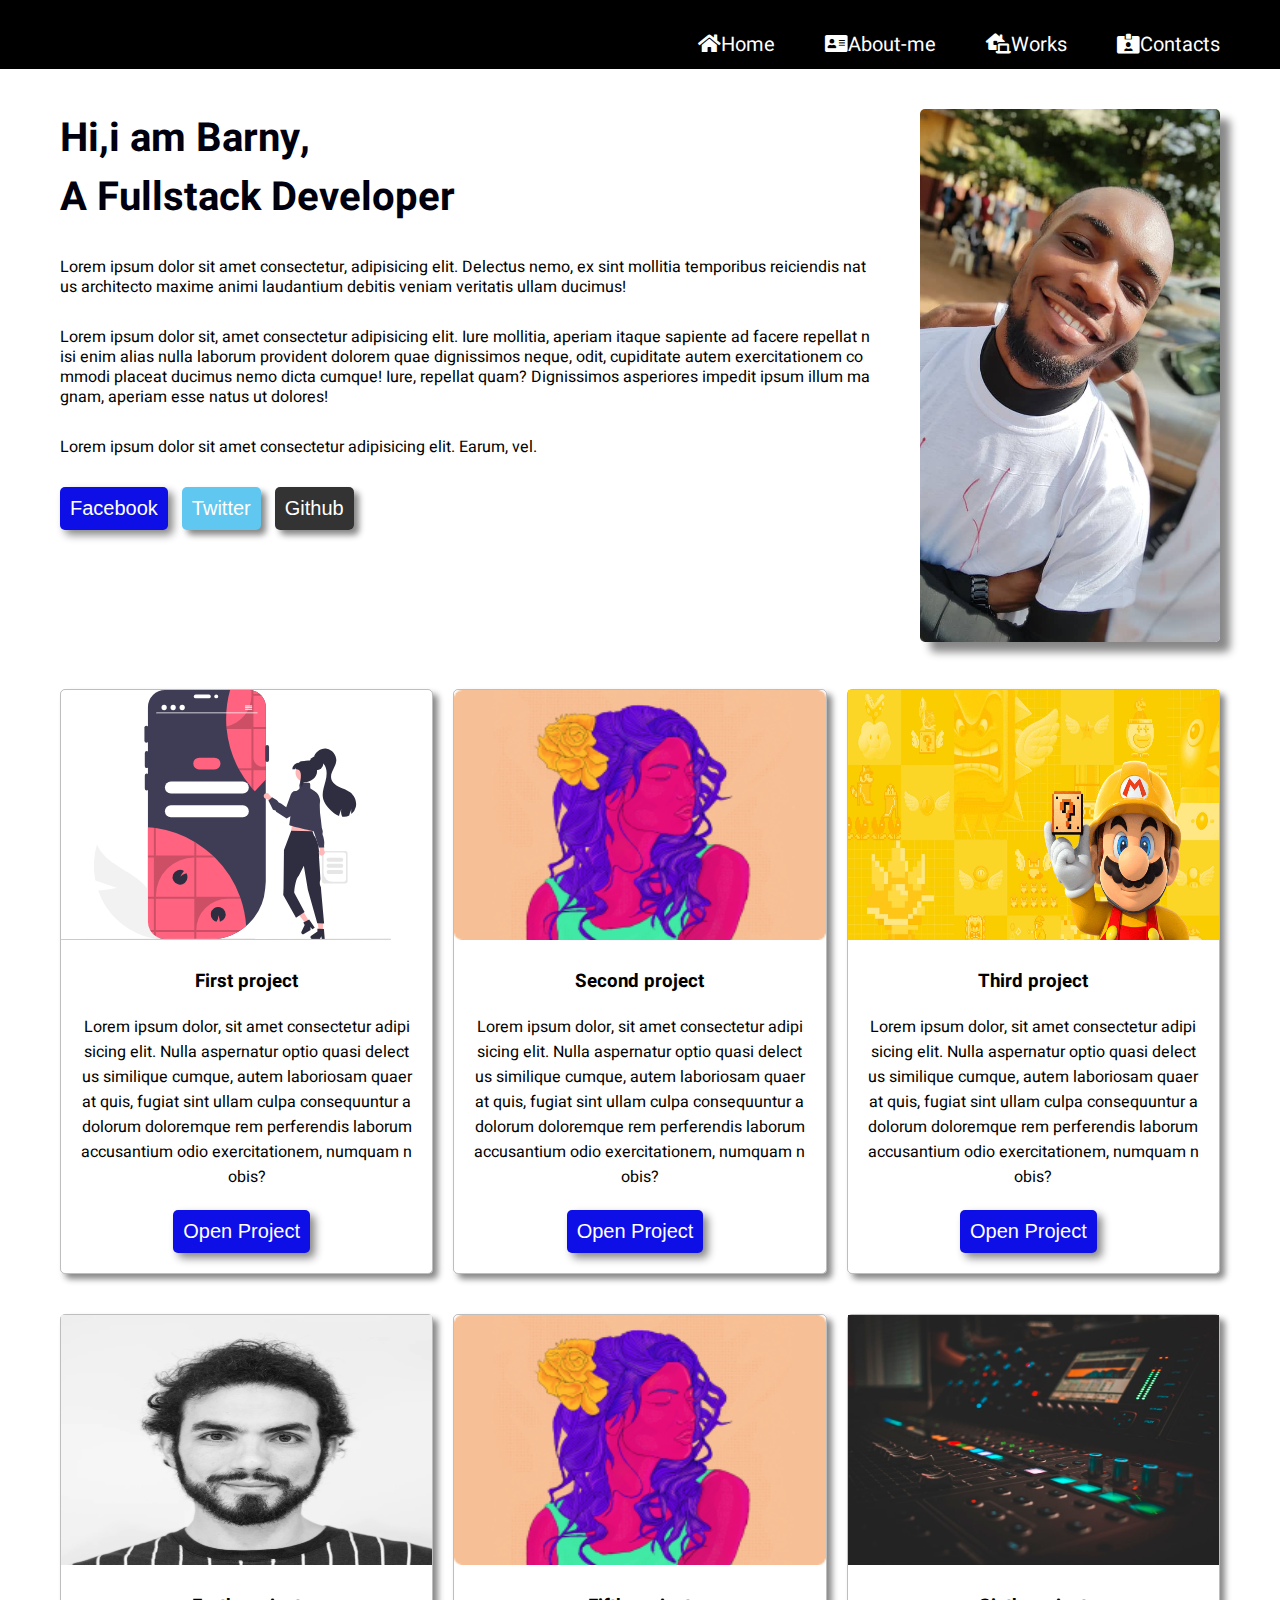
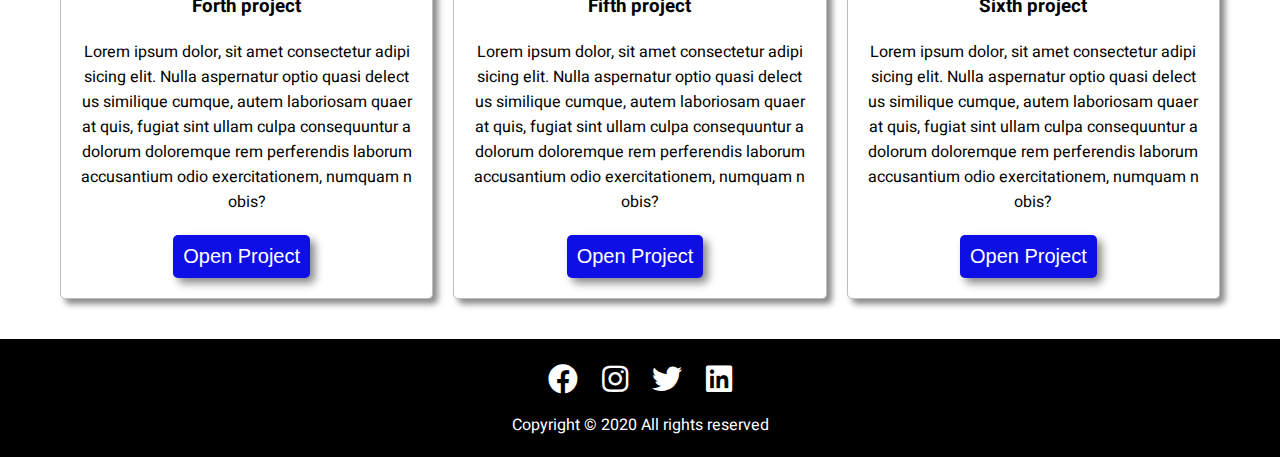
<file: portfolio.a/index.html>
<!DOCTYPE html>
<html lang="en">
  <head>
    <meta charset="UTF-8" />
    <meta http-equiv="X-UA-Compatible" content="IE=edge" />
    <meta name="viewport" content="width=device-width, initial-scale=1.0" />
    <link rel="stylesheet" href="./css/all.css" />
    <link rel="stylesheet" href="style.css" />
    <title>Document</title>
  </head>
  <body>
    <div class="main_container">
      <nav class="nav_bar">
        <ul>
          <li>
            <a href=""><i class="fas fa-home"></i>Home</a>
          </li>
          <li>
            <a href=""><i class="fas fa-address-card"></i>About-me</a>
          </li>
          <li>
            <a href=""><i class="fas fa-laptop-house"></i>Works</a>
          </li>
          <li>
            <a href="contact.html"
              ><i class="fas fa-id-card-alt"></i>Contacts</a
            >
          </li>
        </ul>
      </nav>
      <div class="header_section">
        <div class="header_contents">
          <h1 class="job_name">
            Hi,i am Barny,<br />
            A Fullstack Developer
          </h1>
          <div class="header_writeups">
            <div class="header_writeup1">
              <p>
                Lorem ipsum dolor sit amet consectetur, adipisicing elit.
                Delectus nemo, ex sint mollitia temporibus reiciendis natus
                architecto maxime animi laudantium debitis veniam veritatis
                ullam ducimus!
              </p>
            </div>
            <div class="header_writeup2">
              <p>
                Lorem ipsum dolor sit, amet consectetur adipisicing elit. Iure
                mollitia, aperiam itaque sapiente ad facere repellat nisi enim
                alias nulla laborum provident dolorem quae dignissimos neque,
                odit, cupiditate autem exercitationem commodi placeat ducimus
                nemo dicta cumque! Iure, repellat quam? Dignissimos asperiores
                impedit ipsum illum magnam, aperiam esse natus ut dolores!
              </p>
            </div>
            <div class="header_writeup3">
              <p>
                Lorem ipsum dolor sit amet consectetur adipisicing elit. Earum,
                vel.
              </p>
            </div>
          </div>
          <div class="header_button">
            <button class="btn1">Facebook</button>
            <button class="btn2">Twitter</button>
            <button class="btn3">Github</button>
          </div>
        </div>
        <div class="header_img">
          <img class="image1" src="./image/barny.jpg" alt="Profile picture" />
        </div>
      </div>
      <section class="section_maincontent">
        <div class="sectioncontent">
          <div class="sectioncontent_1">
            <img class="person" src="./image/mobileTesting.svg" alt="" />
            <div class="Contents">
              <h3>First project</h3>
              <p>
                Lorem ipsum dolor, sit amet consectetur adipisicing elit. Nulla
                aspernatur optio quasi delectus similique cumque, autem
                laboriosam quaerat quis, fugiat sint ullam culpa consequuntur a
                dolorum doloremque rem perferendis laborum accusantium odio
                exercitationem, numquam nobis?
              </p>
              <button>Open Project</button>
            </div>
          </div>
          <div class="sectioncontent_2">
            <img class="rectangle" src="./image/Rectangle 32.png" alt="" />
            <div class="Contents">
              <h3>Second project</h3>
              <p>
                Lorem ipsum dolor, sit amet consectetur adipisicing elit. Nulla
                aspernatur optio quasi delectus similique cumque, autem
                laboriosam quaerat quis, fugiat sint ullam culpa consequuntur a
                dolorum doloremque rem perferendis laborum accusantium odio
                exercitationem, numquam nobis? 
              </p>
              <button>Open Project</button>
            </div>
          </div>
          <div class="sectioncontent_3">
            <img class="banner" src="./image/banner.png" alt="" />
            <div class="Contents">
              <h3>Third project</h3>
              <p>
                Lorem ipsum dolor, sit amet consectetur adipisicing elit. Nulla
                aspernatur optio quasi delectus similique cumque, autem
                laboriosam quaerat quis, fugiat sint ullam culpa consequuntur a
                dolorum doloremque rem perferendis laborum accusantium odio
                exercitationem, numquam nobis?
              </p>
              <button>Open Project</button>
            </div>
          </div>
        </div>
        <div class="sectioncontent">
          <div class="sectioncontent_1">
            <img class="persons" src="./image/person.jpg" alt="" />
            <div class="Contents">
              <h3>Forth project</h3>
              <p>
                Lorem ipsum dolor, sit amet consectetur adipisicing elit. Nulla
                aspernatur optio quasi delectus similique cumque, autem
                laboriosam quaerat quis, fugiat sint ullam culpa consequuntur a
                dolorum doloremque rem perferendis laborum accusantium odio
                exercitationem, numquam nobis?
              </p>
              <button>Open Project</button>
            </div>
          </div>
          <div class="sectioncontent_2">
            <img class="rectangle" src="./image/Rectangle 32.png" alt="" />
            <div class="Contents">
              <h3>Fifth project</h3>
              <p>
                Lorem ipsum dolor, sit amet consectetur adipisicing elit. Nulla
                aspernatur optio quasi delectus similique cumque, autem
                laboriosam quaerat quis, fugiat sint ullam culpa consequuntur a
                dolorum doloremque rem perferendis laborum accusantium odio
                exercitationem, numquam nobis?
              </p>
              <button>Open Project</button>
            </div>
          </div>
          <div class="sectioncontent_3">
            <img class="banner" src="./image/ft.jpg" alt="" />
            <div class="Contents">
              <h3>Sixth project</h3>
              <p>
                Lorem ipsum dolor, sit amet consectetur adipisicing elit. Nulla
                aspernatur optio quasi delectus similique cumque, autem
                laboriosam quaerat quis, fugiat sint ullam culpa consequuntur a
                dolorum doloremque rem perferendis laborum accusantium odio
                exercitationem, numquam nobis?
              </p>
              <button>Open Project</button>
            </div>
          </div>
        </div>
      </section>
      <footer>
        <span><i class="fab fa-facebook"></i></span>
        <span><i class="fab fa-instagram"></i></span>
        <span><i class="fab fa-twitter"></i></span>
        <span><i class="fab fa-linkedin"></i></span>
        <p>Copyright &copy; 2020 All rights reserved</p>
      </footer>
    </div>
  </body>
</html>
</file>
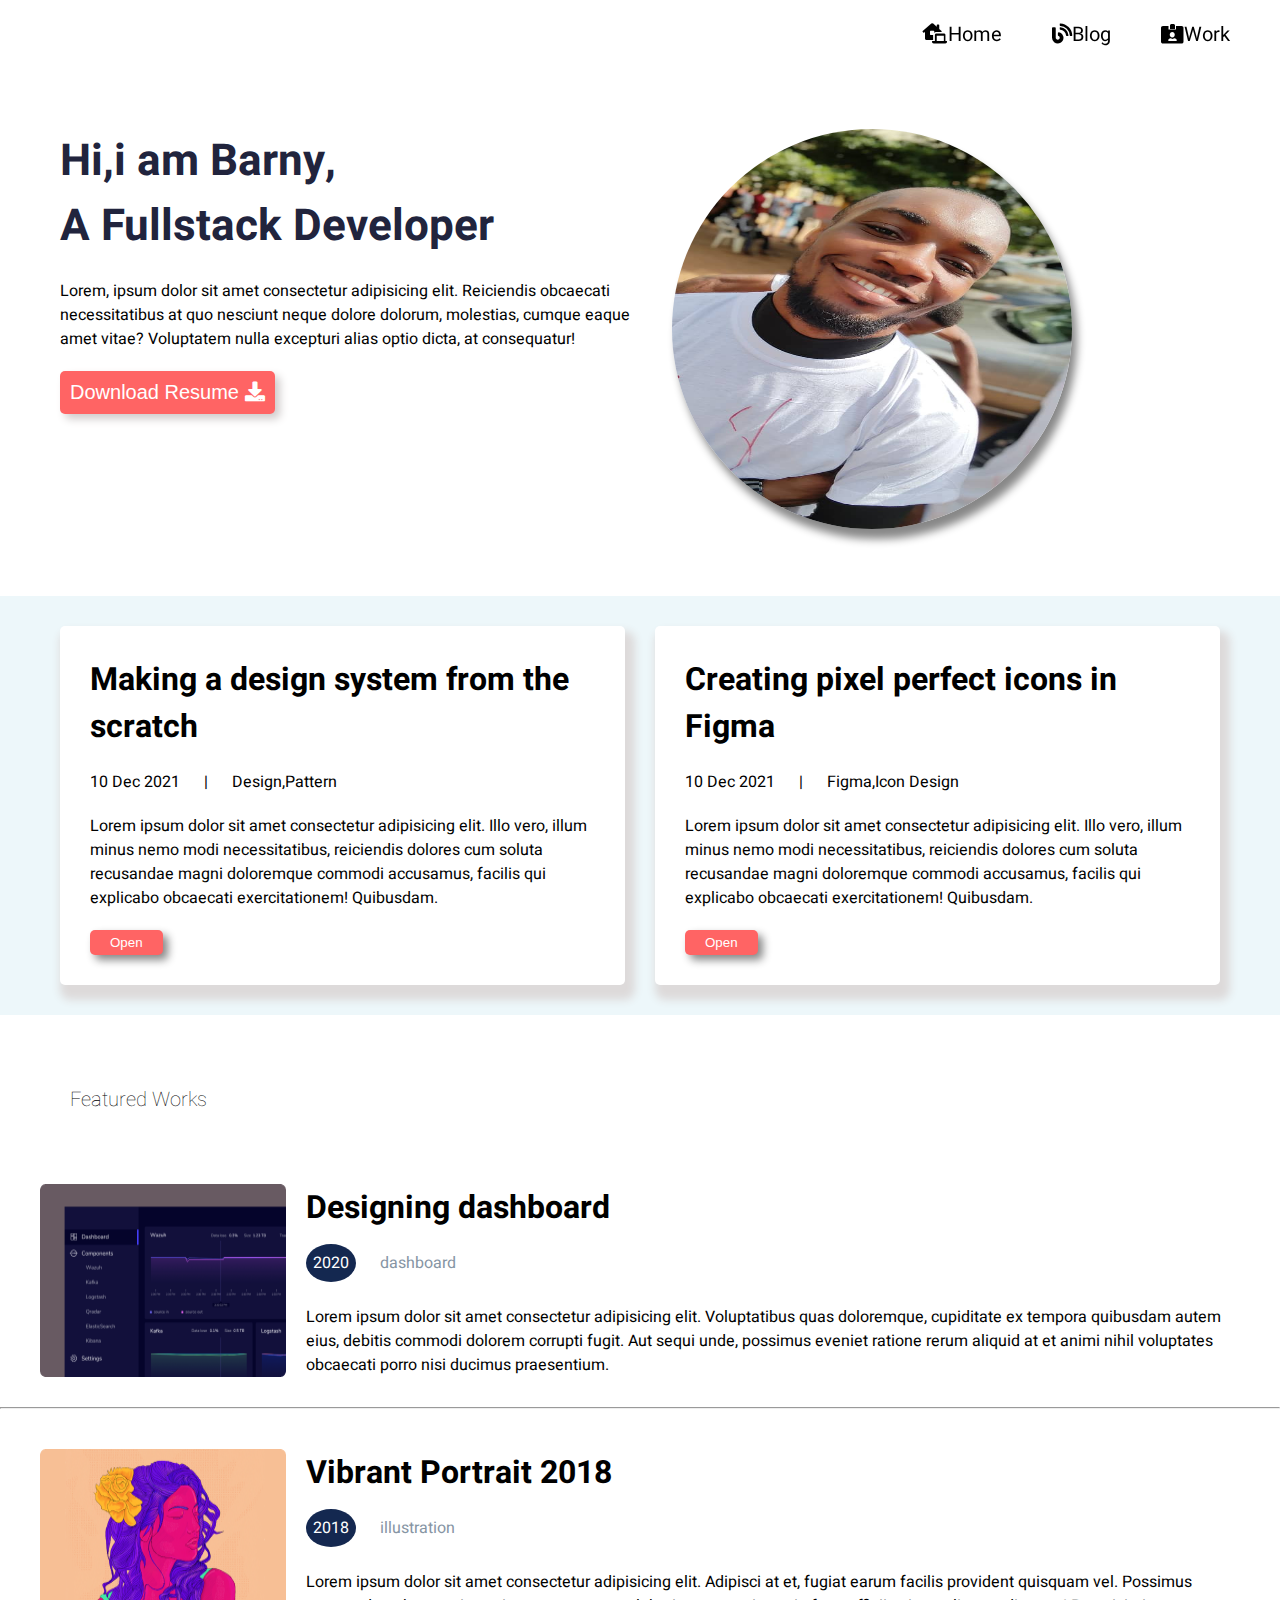
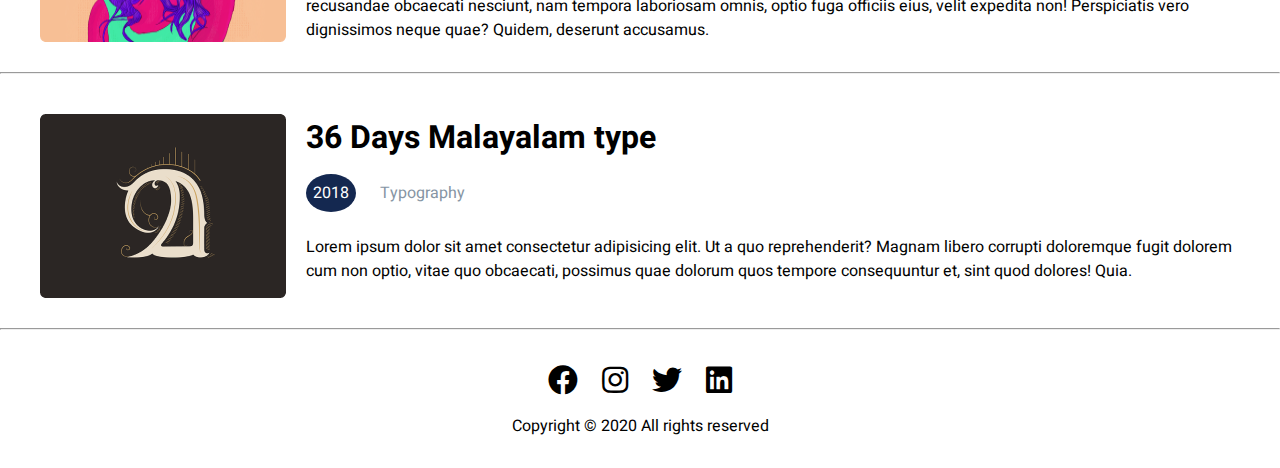
<file: portfolor web b/index.html>
<!DOCTYPE html>
<html lang="en">
  <head>
    <meta charset="UTF-8" />
    <meta http-equiv="X-UA-Compatible" content="IE=edge" />
    <meta name="viewport" content="width=device-width, initial-scale=1.0" />
    <link rel="stylesheet" href="style.css" />
    <link rel="stylesheet" href="./css/all.css" />
    <title>Portfolio</title>
  </head>
  <body>
     <div class="mainbody">
        <nav class="header_Nav">
            <ul>
              <li>
                <a href="#"></i><i class="fas fa-laptop-house"></i>Home</a>
              </li>
              <li><a href="blog.html"><i class="fas fa-blog"></i>Blog</a></li>
              <li><a href="work.html"> <i class="fas fa-id-card-alt"></i>Work</a></li>
            </ul>
          </nav>
      <header>
        <div class="header_section">
           <!-- <h1 class="typing"> Welcome to my portfolio</h1> -->
          <div class="main_head">
            <div class="Main_head_content">
              <h1>
                Hi,i am Barny,<br />
                A Fullstack Developer
              </h1>
              <p>
                Lorem, ipsum dolor sit amet consectetur adipisicing elit.
                Reiciendis obcaecati necessitatibus at quo nesciunt neque dolore
                dolorum, molestias, cumque eaque amet vitae? Voluptatem nulla
                excepturi alias optio dicta, at consequatur!
              </p>
              <button>Download Resume <i class="fas fa-download"></i> </button>
            </div>
            <div class="Main_head_img">
              <img  src="./image/barny.jpg" alt="barny">
            </div>
          </div>
        </div>
      </header>
      <section>
        <div class="hero_container">
          <div class="her_container_">
             <div class="hero_container1">
              <h1>
                Making a design system from the <br />
                scratch
              </h1>
              <p class="date">
                10 Dec 2021 <span> | </span> <span>Design,Pattern</span>
              </p>
              <p>
                Lorem ipsum dolor sit amet consectetur adipisicing elit. Illo vero,
                illum minus nemo modi necessitatibus, reiciendis dolores cum soluta
                recusandae magni doloremque commodi accusamus, facilis qui explicabo
                obcaecati exercitationem! Quibusdam.
              </p>
              <button class="btn2" >Open</button>
            </div>
            <div class="hero_container2">
              <h1>
                Creating pixel perfect icons in <br />
                Figma
              </h1>
              <p class="date">
                10 Dec 2021 <span>|</span> <span>Figma,Icon Design</span>
              </p>
              <p>
                Lorem ipsum dolor sit amet consectetur adipisicing elit. Illo vero,
                illum minus nemo modi necessitatibus, reiciendis dolores cum soluta
                recusandae magni doloremque commodi accusamus, facilis qui explicabo
                obcaecati exercitationem! Quibusdam.
              </p>
              <button class="btn2" >Open</button>
            </div>
          </div>
        </div>
      </section>
      <section class="feature_section">
        <div class="feature_container">
          <h2>Featured Works</h2>
          <div class="feature_design">
            <img src="./image/Rectangle 30.png" alt="Graph" />
            <div class="feature_design_content">
              <h1>Designing dashboard</h1>
              <a class="year" href="#">2020</a>
              <span>dashboard</span>
              <p>
                Lorem ipsum dolor sit amet consectetur adipisicing elit.
                Voluptatibus quas doloremque, cupiditate ex tempora quibusdam
                autem eius, debitis commodi dolorem corrupti fugit. Aut sequi
                unde, possimus eveniet ratione rerum aliquid at et animi nihil
                voluptates obcaecati porro nisi ducimus praesentium.
              </p>
            </div>
          </div>
          <hr />
          <div class="feature_illustration">
            <img src="./image/Rectangle 32.png" alt="Portrait" />
            <div class="feature_illustration_content">
              <h1>Vibrant Portrait 2018</h1>
              <a class="year" href="#">2018</a>
              <span>illustration</span>
              <p>
                Lorem ipsum dolor sit amet consectetur adipisicing elit. Adipisci
                at et, fugiat earum facilis provident quisquam vel. Possimus
                recusandae obcaecati nesciunt, nam tempora laboriosam omnis, optio
                fuga officiis eius, velit expedita non! Perspiciatis vero
                dignissimos neque quae? Quidem, deserunt accusamus.
              </p>
            </div>
          </div>
          <hr />
          <div class="feature_typograph">
            <img src="./image/Rectangle 34.png" alt="Malam" />
            <div class="feature_typograph_content">
              <h1>36 Days Malayalam type</h1>
              <a class="year" href="#">2018</a>
              <span class="dash">Typography</span>
              <p>
                Lorem ipsum dolor sit amet consectetur adipisicing elit. Ut a quo
                reprehenderit? Magnam libero corrupti doloremque fugit dolorem cum
                non optio, vitae quo obcaecati, possimus quae dolorum quos tempore
                consequuntur et, sint quod dolores! Quia.
              </p>
            </div>
          </div>
          <hr />
        </div>
      </section>
      <footer>
        <span><i class="fab fa-facebook"></i></span>
        <span><i class="fab fa-instagram"></i></span>
        <span><i class="fab fa-twitter"></i></span>
        <span><i class="fab fa-linkedin"></i></span>
        <p>Copyright &copy; 2020 All rights reserved</p>
      </footer>
    </div>
  </body>
</html>
</file>
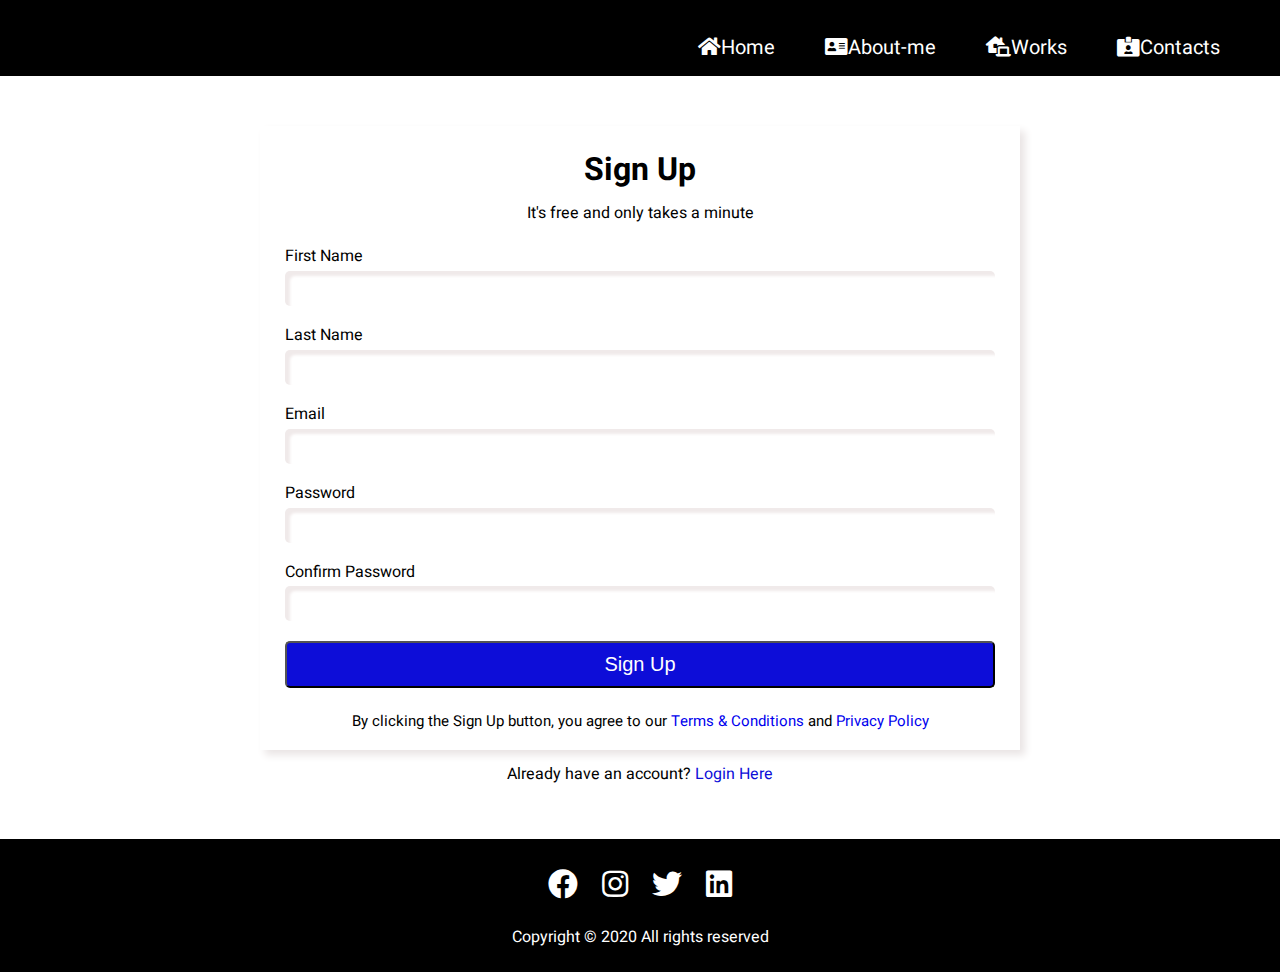
<file: portfolio.a/contact.html>
<!DOCTYPE html>
<html lang="en">
  <head>
    <meta charset="UTF-8" />
    <meta http-equiv="X-UA-Compatible" content="IE=edge" />
    <meta name="viewport" content="width=device-width, initial-scale=1.0" />
    <link rel="stylesheet" href="contact.css" />
    <link rel="stylesheet" href="style.css" />
    <link rel="stylesheet" href="./css/all.css" />
    <title>Document</title>
  </head>
  <body>
    <nav class="nav_bar">
      <ul>
        <li>
          <a href="index.html"><i class="fas fa-home"></i>Home</a>
        </li>
        <li>
          <a href=""><i class="fas fa-address-card"></i>About-me</a>
        </li>
        <li>
          <a href=""><i class="fas fa-laptop-house"></i>Works</a>
        </li>
        <li>
          <a href="contact.html"><i class="fas fa-id-card-alt"></i>Contacts</a>
        </li>
      </ul>
    </nav>
    <div id="container">
      <div class="form-wrap">
        <h1>Sign Up</h1>
        <p>It's free and only takes a minute</p>
        <form>
          <div class="form-group">
            <label for="first-name">First Name</label>
            <input type="text" name="firstName" id="first-name" />
          </div>
          <div class="form-group">
            <label for="last-name">Last Name</label>
            <input type="text" name="lastName" id="last-name" />
          </div>
          <div class="form-group">
            <label for="email">Email</label>
            <input type="email" name="email" id="email" />
          </div>
          <div class="form-group">
            <label for="password">Password</label>
            <input type="password" name="password" id="password" />
          </div>
          <div class="form-group">
            <label for="password2">Confirm Password</label>
            <input type="password" name="pasword2" id="password2" />
          </div>

          <button type="submit" class="btn">Sign Up</button>
          <p class="bottom-text">
            By clicking the Sign Up button, you agree to our
            <a href="#">Terms & Conditions</a> and
            <a href="#">Privacy Policy</a>
          </p>
        </form>
      </div>
      <section>
        <p>Already have an account? <a href="#">Login Here</a></p>
      </section>
    </div>
    <footer>
      <span><i class="fab fa-facebook"></i></span>
      <span><i class="fab fa-instagram"></i></span>
      <span><i class="fab fa-twitter"></i></span>
      <span><i class="fab fa-linkedin"></i></span>
      <p>Copyright &copy; 2020 All rights reserved</p>
    </footer>
  </body>
</html>
</file>
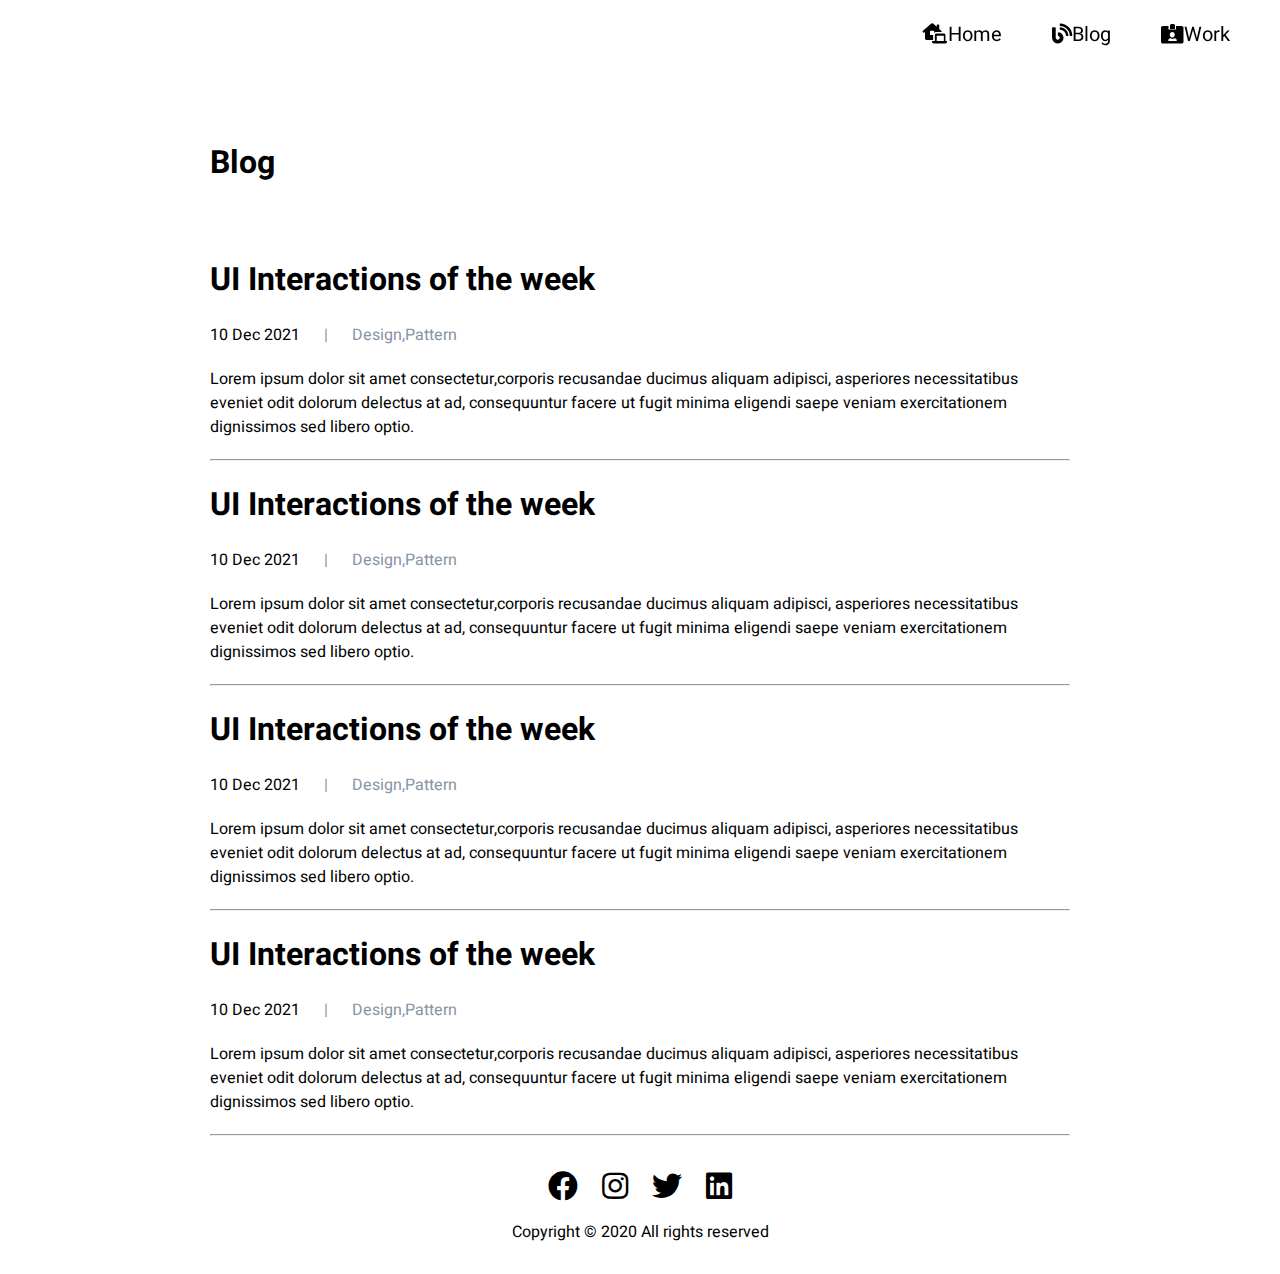
<file: portfolor web b/blog.html>
<!DOCTYPE html>
<html lang="en">
<head>
  <meta charset="UTF-8">
  <meta http-equiv="X-UA-Compatible" content="IE=edge">
  <meta name="viewport" content="width=device-width, initial-scale=1.0">
  <link rel="stylesheet" href="style.css">
   <link rel="stylesheet" href="./css/all.css" />
  <title>Blog</title>
</head>
<body>
   <div class="main_blog_body">
      <header>
          <nav class="header_Nav">
              <div class="hed">
                <h1></h1>
              </div>
              <ul>
                <li>
                  <a href="index.html"></i><i class="fas fa-laptop-house"></i>Home</a>
                </li>
                  <li><a href="#"><i class="fas fa-blog"></i>Blog</a></li>
                  <li><a href="work.html"> <i class="fas fa-id-card-alt"></i>Work</a></li>
              </ul>
          </nav>
      </header>
      <div class="main_blog_container">
        <div class="blog_container">
          <h1 class="blog">Blog</h1>
          <div class="interaction">
            <h1>UI Interactions of the week</h1>
            <p class="date">
                10 Dec 2021 <span> | </span> <span>Design,Pattern</span>
            </p>
            <p class="blog_content">Lorem ipsum dolor sit amet consectetur,corporis recusandae ducimus aliquam adipisci, asperiores necessitatibus eveniet odit dolorum delectus at ad, consequuntur facere ut fugit minima eligendi saepe veniam exercitationem dignissimos sed libero optio.</p>
          </div>
          <hr>
           <div class="interaction">
            <h1>UI Interactions of the week</h1>
            <p class="date">
                10 Dec 2021 <span> | </span> <span>Design,Pattern</span>
            </p>
            <p class="blog_content">Lorem ipsum dolor sit amet consectetur,corporis recusandae ducimus aliquam adipisci, asperiores necessitatibus eveniet odit dolorum delectus at ad, consequuntur facere ut fugit minima eligendi saepe veniam exercitationem dignissimos sed libero optio.</p>
          </div>
          <hr>
           <div class="interaction">
            <h1>UI Interactions of the week</h1>
            <p class="date">
                10 Dec 2021 <span> | </span> <span>Design,Pattern</span>
            </p>
            <p class="blog_content">Lorem ipsum dolor sit amet consectetur,corporis recusandae ducimus aliquam adipisci, asperiores necessitatibus eveniet odit dolorum delectus at ad, consequuntur facere ut fugit minima eligendi saepe veniam exercitationem dignissimos sed libero optio.</p>
          </div>
          <hr>
           <div class="interaction">
            <h1>UI Interactions of the week</h1>
            <p class="date">
                10 Dec 2021 <span> | </span> <span>Design,Pattern</span>
            </p>
            <p class="blog_content" >Lorem ipsum dolor sit amet consectetur,corporis recusandae ducimus aliquam adipisci, asperiores necessitatibus eveniet odit dolorum delectus at ad, consequuntur facere ut fugit minima eligendi saepe veniam exercitationem dignissimos sed libero optio.</p>
          </div>
          <hr>
        </div>
      </div>
      <footer>
        <span><i class="fab fa-facebook"></i></span>
        <span><i class="fab fa-instagram"></i></span>
        <span><i class="fab fa-twitter"></i></span>
        <span><i class="fab fa-linkedin"></i></span>
        <p>Copyright &copy; 2020 All rights reserved</p>
      </footer>
    </div>
  </body>
</body>
</html>
</file>
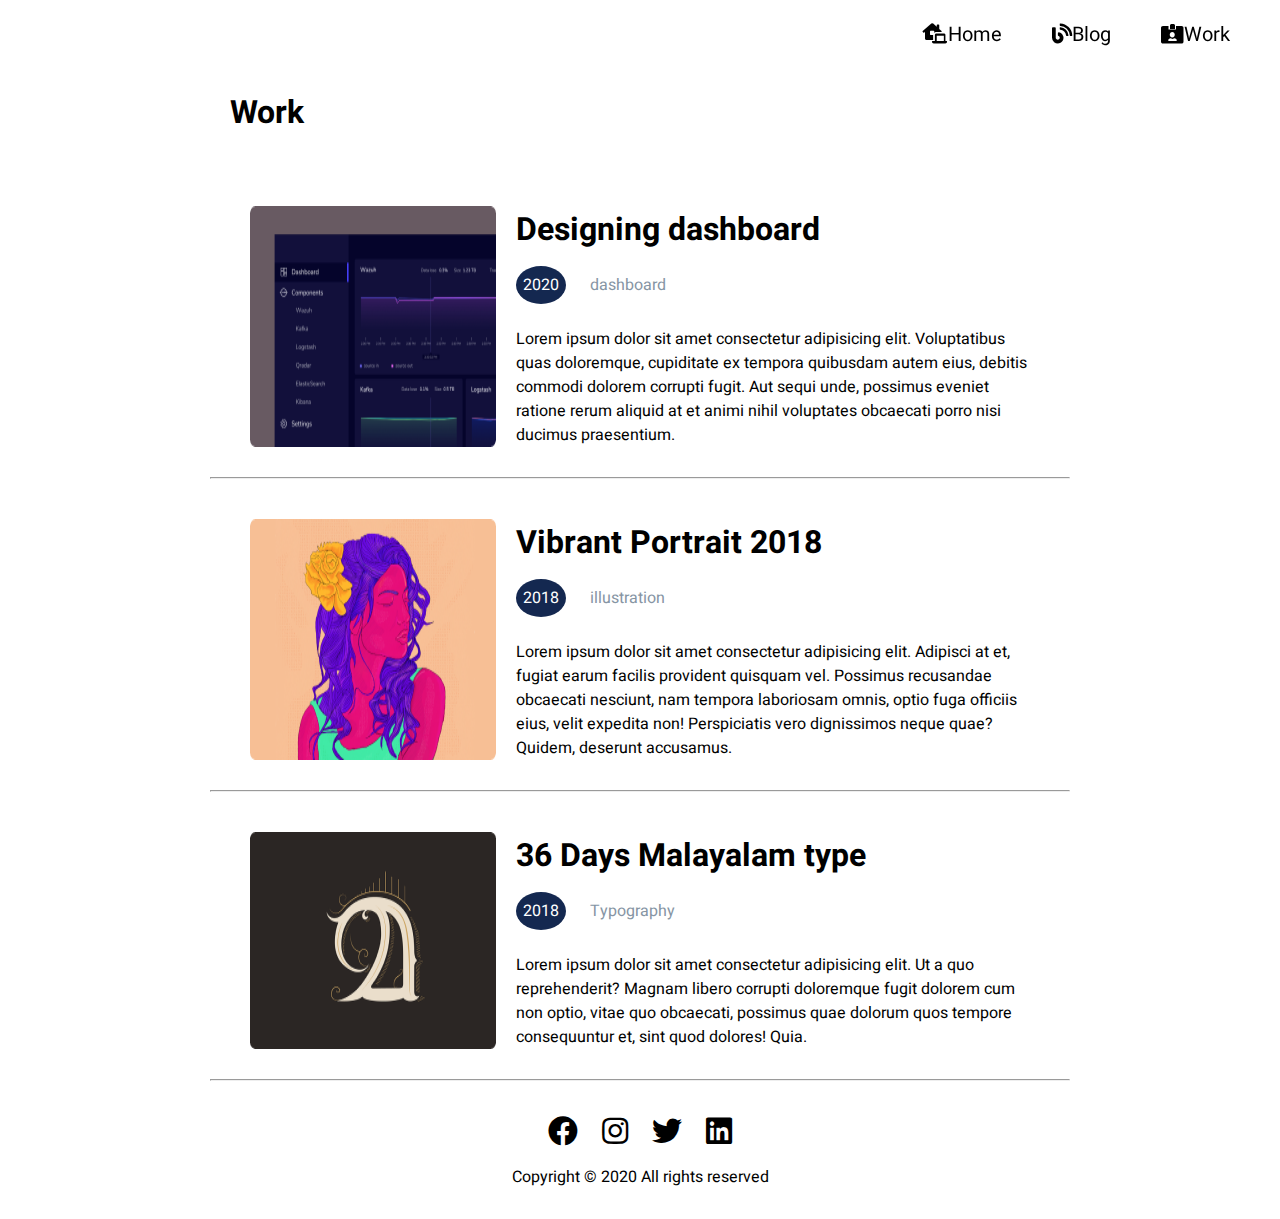
<file: portfolor web b/work.html>
<!DOCTYPE html>
<html lang="en">
  <head>
    <meta charset="UTF-8" />
    <meta http-equiv="X-UA-Compatible" content="IE=edge" />
    <meta name="viewport" content="width=device-width, initial-scale=1.0" />
    <link rel="stylesheet" href="style.css">
     <link rel="stylesheet" href="./css/all.css" />
    <title>Contact</title>
  </head>
  <body>
    <div class="main_work_container">
      <header>
            <nav class="header_Nav">
                <div class="hed">
                  <h1></h1>
                </div>
                <ul>
                  <li>
                    <a href="index.html"></i><i class="fas fa-laptop-house"></i>Home</a>
                  </li>
                    <li><a href="blog.html"><i class="fas fa-blog"></i>Blog</a></li>
                    <li><a href="work.html"> <i class="fas fa-id-card-alt"></i>Work</a></li>
                </ul>
            </nav>
        </header>
          <div class="work_container">
            <div class="work_container_head">
            <h1>Work</h1>
            </div>
            <div class="feature_design">
              <img src="./image/Rectangle 30.png" alt="Graph" />
              <div class="feature_design_content">
                <h1>Designing dashboard</h1>
                <a class="year" href="#">2020</a>
                <span>dashboard</span>
                <p>
                  Lorem ipsum dolor sit amet consectetur adipisicing elit.
                  Voluptatibus quas doloremque, cupiditate ex tempora quibusdam
                  autem eius, debitis commodi dolorem corrupti fugit. Aut sequi
                  unde, possimus eveniet ratione rerum aliquid at et animi nihil
                  voluptates obcaecati porro nisi ducimus praesentium.
                </p>
              </div>
            </div>
            <hr />
            <div class="feature_illustration">
              <img src="./image/Rectangle 32.png" alt="Portrait" />
              <div class="feature_illustration_content">
                <h1>Vibrant Portrait 2018</h1>
                <a class="year" href="#">2018</a>
                <span>illustration</span>
                <p>
                  Lorem ipsum dolor sit amet consectetur adipisicing elit. Adipisci
                  at et, fugiat earum facilis provident quisquam vel. Possimus
                  recusandae obcaecati nesciunt, nam tempora laboriosam omnis, optio
                  fuga officiis eius, velit expedita non! Perspiciatis vero
                  dignissimos neque quae? Quidem, deserunt accusamus.
                </p>
              </div>
            </div>
            <hr />
            <div class="feature_typograph">
              <img src="./image/Rectangle 34.png" alt="Malam" />
              <div class="feature_typograph_content">
                <h1>36 Days Malayalam type</h1>
                <a class="year" href="#">2018</a>
                <span class="dash">Typography</span>
                <p>
                  Lorem ipsum dolor sit amet consectetur adipisicing elit. Ut a quo
                  reprehenderit? Magnam libero corrupti doloremque fugit dolorem cum
                  non optio, vitae quo obcaecati, possimus quae dolorum quos tempore
                  consequuntur et, sint quod dolores! Quia.
                </p>
              </div>
            </div>
            <hr />
          </div>
          <footer>
        <span><i class="fab fa-facebook"></i></span>
        <span><i class="fab fa-instagram"></i></span>
        <span><i class="fab fa-twitter"></i></span>
        <span><i class="fab fa-linkedin"></i></span>
        <p>Copyright &copy; 2020 All rights reserved</p>
      </footer>
    </div>
  </body>
</html>
</file>
<file: portfolio.a/style.css>
@import url("https://fonts.googleapis.com/css2?family=Heebo:wght@100;200;400&family=IBM+Plex+Sans:wght@200&family=Kumbh+Sans:wght@200&family=Libre+Baskerville:wght@700&family=Lobster+Two&display=swap");
* {
  margin: 0;
  padding: 0;
  box-sizing: border-box;
}
body {
  font-family: "Heebo", sans-serif;
   box-sizing: border-box;
}
/* nav bar section starts */
.nav_bar {
  display: flex;
  justify-content: flex-end;
  position: sticky;
  padding: 10px;
  top: 0px;
  background-color: #000000;
}
.nav_bar ul {
  list-style: none;
  display: inline-flex;
  padding-top: 20px;
}
.nav_bar ul li {
  padding-right: 50px;
}
.nav_bar ul li a {
  text-decoration: none;
  color: #fff;
  font-weight: 500px;
  font-size: 20px;
  font-style: normal;
}
.nav_bar ul li a:hover {
  color: #ff6464;
  transition: ease-out;
}
/* nav section ends */
/* header section begins */
.header_section {
  margin: 40px 60px;
  display: flex;
  flex-direction: row;
}
.header_contents {
  margin-right: 50px;
}
.header_img .image1 {
  width: 300px;
  border-radius: 5px;
  box-shadow: 10px 10px 8px #888888;
}
.header_contents .job_name {
  font-size: 40px;
  padding-bottom: 30px;
  color: #00000f;
  /* margin-right: 20px;
  overflow: hidden;
  white-space: nowrap;
  letter-spacing: 0.15em;
  border-right: 0.15em solid rgb(22, 21, 21);
  animation: typing 6.5s steps(40, end) infinite,
    cursor-blink 0.75s step-end infinite; */
}
/* @keyframes typing {
  from {
    width: 0;
  }
  to {
    width: 70%;
  }
}
@keyframes cursor-blink {
  from,
  to {
    border-color: transparent;
  }
  50% {
    border-color: black;
  }
} */
.header_writeups .header_writeup1 {
  padding-bottom: 30px;
  line-height: 20px;
  word-break: break-all;
}
.header_writeups .header_writeup2 {
  padding-bottom: 30px;
  line-height: 20px;
  word-break: break-all;
}
.header_writeups .header_writeup3 {
  padding-bottom: 30px;
  line-height: 20px;
  word-break: break-all;
}
.header_button .btn1 {
  border: none;
  color: #ffffff;
  padding: 10px;
  font-size: 20px;
  border-radius: 5px;
  background-color: #0e0ee7;
  margin-right: 10px;
  box-shadow: 5px 5px 8px #888888;
}
.header_button .btn2 {
  border: none;
  color: #ffffff;
  padding: 10px;
  font-size: 20px;
  border-radius: 5px;
  background-color: #60c7f0;
  margin-right: 10px;
  box-shadow: 5px 5px 6px #888888;
}
.header_button .btn3 {
  border: none;
  color: #ffffff;
  padding: 10px;
  font-size: 20px;
  border-radius: 5px;
  background-color: #000000cc;
  box-shadow: 5px 5px 6px #888888;
}
.header_button .btn1:hover,
.header_button .btn2:hover,
.header_button .btn3:hover {
  color: #000000;
}
/* header section ends */
/* main section starts */

.sectioncontent {
  display: flex;
  margin: 40px 60px;
  flex-direction: row;
}
/* images editing strats */
.banner {
  max-width: 100%;
  height: 250px;
}
.person {
  max-width: 100%;
  height: 250px;
}
.persons {
  width: 100%;
  height: 250px;
}
.rectangle {
  width: 100%;
  height: 250px;
}
/* images editing ends */
/* section contents 123 edit */
.sectioncontent_1 {
  border: 0.5px solid #00000041;
  margin-right: 20px;
  border-radius: 5px;
  box-shadow: 5px 5px 6px #888888;
}
.sectioncontent_2 {
  border: 0.5px solid #00000041;
  margin-right: 20px;
  border-radius: 5px;
  box-shadow: 5px 5px 6px #888888;
}
.sectioncontent_2:hover,
.sectioncontent_3:hover,
.sectioncontent_1:hover {
  position: relative;
  bottom: 12px;
}
.sectioncontent_3 {
  border: 0.5px solid #00000041;
  border-radius: 5px;
  box-shadow: 5px 5px 6px #888888;
}
/* ends */
/* contents editing starts */
.Contents {
  text-align: center;
  padding: 20px;
}
.Contents button {
  margin-top: 20px;
  border: none;
  color: #ffffff;
  padding: 10px;
  font-size: 20px;
  border-radius: 5px;
  background-color: #0e0ee7;
  margin-right: 10px;
  box-shadow: 5px 5px 8px #888888;
}
.Contents button:hover {
  color: #000000;
}
.Contents h3 {
  padding-bottom: 20px;
}
.Contents p {
  line-height: 25px;
  word-break: break-all;
}
/* ends */
/* footer starts */
footer {
  background-color: #000000;
  color: #fff;
  text-align: center;
  padding-top: 20px;
  padding-bottom: 20px;
}
footer span {
  font-size: 30px;
  padding: 10px;
}
footer p {
  margin-top: 10px;
}
/* footer ends */
/* media query */
@media screen and (max-width: 600px) {
  .header_section {
    flex-direction: column-reverse;
    margin: 40px 30px;
  }
  .sectioncontent {
    flex-direction: column;
    margin: 40px 30px;
  }
  .nav_bar ul li a {
    font-size: 15px;
  }
  .nav_bar ul {
    padding-left: 50px;
  }
  .header_img .image1 {
    max-width: 100%;
    border-radius: 100%;
    height: 250px;
  }
  .header_contents .job_name {
    font-size: 20px;
    padding-bottom: 30px;
    padding-top: 20px;
    color: #00000f;
  }
  .header_button .btn1 {
    border: none;
    color: #ffffff;
    padding: 10px;
    font-size: 15px;
    border-radius: 5px;
    background-color: #0e0ee7;
    margin-right: 20px;
    box-shadow: 5px 5px 8px #888888;
  }
  .header_button .btn2 {
    border: none;
    color: #ffffff;
    padding: 10px;
    font-size: 15px;
    border-radius: 5px;
    background-color: #60c7f0;
    margin-right: 20px;
    box-shadow: 5px 5px 8px #888888;
  }
  .header_button .btn3 {
    border: none;
    color: #ffffff;
    padding: 10px;
    font-size: 15px;
    border-radius: 5px;
    background-color: #000000cc;
    margin-right: 10px;
    box-shadow: 5px 5px 8px #888888;
  }
  .sectioncontent_1,
  .sectioncontent_2 {
    border: 0.5px solid #00000041;
    margin-bottom: 20px;
    border-radius: 5px;
    box-shadow: 5px 5px 6px #888888;
  }
  .Contents p {
    line-height: 25px;
    word-break: break-all;
    font-size: 15px;
  }
  .Contents button {
    margin-top: 10px;
    border: none;
    color: #ffffff;
    padding: 10px;
    font-size: 15px;
    border-radius: 5px;
    background-color: #0e0ee7;
    margin-right: 10px;
    box-shadow: 5px 5px 8px #888888;
  }
  footer span {
    font-size: 20px;
    padding: 10px;
  }
  footer p {
    margin-top: 10px;
    font-size: 10px;
  }
}
@media screen and (max-width: 400px) {
  .header_section {
    flex-direction: column-reverse;
    margin: 40px 30px;
  }
  .sectioncontent {
    flex-direction: column;
    margin: 40px 30px;
  }
  .nav_bar ul li a {
    font-size: 10px;
  }
  .nav_bar ul {
    padding-left: 50px;
  }
  .header_img .image1 {
    max-width: 100%;
    border-radius: 100%;
    height: 250px;
  }
  .header_contents .job_name {
    font-size: 20px;
    padding-bottom: 30px;
    padding-top: 20px;
    color: #00000f;
  }
  .header_button .btn1 {
    border: none;
    color: #ffffff;
    padding: 10px;
    font-size: 15px;
    border-radius: 5px;
    background-color: #0e0ee7;
    margin-right: 20px;
    box-shadow: 5px 5px 8px #888888;
  }
  .header_button .btn2 {
    border: none;
    color: #ffffff;
    padding: 10px;
    font-size: 15px;
    border-radius: 5px;
    background-color: #60c7f0;
    margin-right: 20px;
    box-shadow: 5px 5px 8px #888888;
  }
  .header_button .btn3 {
    border: none;
    color: #ffffff;
    padding: 10px;
    font-size: 15px;
    border-radius: 5px;
    background-color: #000000cc;
    margin-right: 10px;
    box-shadow: 5px 5px 8px #888888;
  }
  .sectioncontent_1,
  .sectioncontent_2 {
    border: 0.5px solid #00000041;
    margin-bottom: 20px;
    border-radius: 5px;
    box-shadow: 5px 5px 6px #888888;
  }
  .Contents p {
    line-height: 25px;
    word-break: break-all;
    font-size: 15px;
  }
  .Contents button {
    margin-top: 10px;
    border: none;
    color: #ffffff;
    padding: 10px;
    font-size: 10px;
    border-radius: 5px;
    background-color: #0e0ee7;
    margin-right: 10px;
    box-shadow: 5px 5px 8px #888888;
  }
  footer span {
    font-size: 20px;
    padding: 10px;
  }
  footer p {
    margin-top: 10px;
    font-size: 10px;
  }
}
</file>
<file: portfolor web b/style.css>
@import url("https://fonts.googleapis.com/css2?family=Heebo:wght@100;200;400&family=IBM+Plex+Sans:wght@200&family=Kumbh+Sans:wght@200&family=Libre+Baskerville:wght@700&family=Lobster+Two&display=swap");
* {
  margin: 0;
  padding: 0;
  box-sizing: border-box;
}
body {
  font-family: "Heebo", sans-serif;
  box-sizing: border-box;
}
.mainbody,
header,
section,
feature_section,
footer {
  box-sizing: border-box;
}
/* nav bar start */
.header_Nav {
  display: flex;
  justify-content: flex-end;
  position: sticky;
  top: 0px;
}
.header_Nav ul {
  list-style: none;
  display: flex;
  margin: 20px 0px;
}
.header_Nav ul li {
  margin-right: 50px;
}
.header_Nav ul li a {
  text-decoration: none;
  color: #000000;
  font-weight: 500px;
  font-size: 20px;
  font-style: normal;
}
.header_Nav ul li a:hover {
  color: #ff6464;
  transition: ease-out;
}
/* nav bar ends */
/* header section starts */
header {
  background-color: #ffffff;
}
.header_section {
  /*  margin-left: 50px;
  margin-right: 50px; */
  cursor: pointer;
}
.header_section .main_head {
  display: flex;
  padding: 60px;
  flex-direction: row;
}
.Main_head_img {
  flex: 1;
}
.Main_head_content {
  flex: 1;
}
.Main_head_img img {
  width: 400px;
  height: 400px;
  margin-left: 2rem;
  border-radius: 50%;
  box-shadow: 5px 10px 8px #888888;
}
.main_head .Main_head_content h1 {
  color: #21243d;
  font-size: 44px;
  font-style: normal;
  font-weight: 700px;
  padding-bottom: 20px;
}
.main_head .Main_head_content button {
  background: #ff6464;
  border: none;
  color: #ffffff;
  padding: 10px;
  font-size: 20px;
  border-radius: 5px;
  margin-top: 20px;
  box-shadow: 5px 5px 8px #d1cccc;
}
.main_head .Main_head_content button:hover {
  background: #21243d;
  transition: ease-out;
}
/* header section ends */
/* hero container starts */
section {
  background-color: #edf7fa;
}
/* .typing {
  color: #00000f;
  margin-right: 20px;
  overflow: hidden;
  white-space: nowrap;
  letter-spacing: 0.15em;
  border-right: 0.15em solid orangered;
  animation: typing 3.5s steps(40, end) infinite,
    cursor-blink 0.75s step-end infinite;
}
@keyframes typing {
  from {
    width: 0;
  }
  to {
    width: 45%;
  }
}
@keyframes cursor-blink {
  from,
  to {
    border-color: transparent;
  }
  50% {
    border-color: orangered;
  }
} */
.hero_container {
}
.her_container_ {
  margin-left: 30px;
  margin-right: 30px;
  display: flex;
  flex-direction: row;
  padding: 30px;
}
.hero_container .hero_container1 {
  background-color: #ffffff;
  margin-right: 30px;
  padding: 30px;
  box-shadow: 5px 10px 8px 5px #dddada;
  border-radius: 5px;
}
.hero_container .hero_container2 {
  background-color: #ffffff;
  padding: 30px;
  box-shadow: 5px 10px 8px 5px #dddada;
  border-radius: 5px;
}
.hero_container1:hover,
.hero_container2:hover {
  position: relative;
  top: 10px;
}
.hero_container1 span,
.hero_container2 span {
  padding-left: 20px;
}
.hero_container1 h1,
.hero_container2 h1 {
  padding-bottom: 20px;
}
.hero_container1 .date,
.hero_container2 .date {
  padding-bottom: 20px;
}
.hero_container1 .btn2,
.hero_container2 .btn2 {
  margin-top: 20px;
  padding: 5px 20px;
  color: #ffffff;
  border: none;
  border-radius: 5px;
  box-shadow: 5px 5px 8px #888888;
  background: #ff6464;
}
.hero_container1 .btn2:hover,
.hero_container2 .btn2:hover {
  background: #21243d;
}
/* hero container ends */
/* feature container starts */
.feature_section {
  background-color: #ffffff;
}
.feature_container h2 {
  padding: 30px;
  font-weight: lighter;
  font-size: 20px;
  margin: 40px;
}
.feature_design {
  margin: 40px;
  display: flex;
  margin-bottom: 30px;
}
.feature_design .feature_design_content {
  margin-left: 20px;
}
.year {
  background-color: #142850;
  color: #ffffff;
  padding: 7px;
  border-radius: 100%;
  text-decoration: none;
}
.feature_design_content h1,
.feature_illustration_content h1,
.feature_typograph h1 {
  padding-bottom: 20px;
}
.feature_design_content span,
.feature_illustration_content span,
.feature_typograph span {
  color: #8695a4;
  padding-left: 20px;
}
.feature_design_content p,
.feature_illustration_content p,
.feature_typograph_content p {
  padding-top: 30px;
}
.feature_illustration {
  margin-top: 40px;
  display: flex;
  margin: 40px;
  margin-bottom: 30px;
}
.feature_illustration .feature_illustration_content {
  margin-left: 20px;
}
.feature_typograph {
  margin-top: 40px;
  display: flex;
  margin: 40px;
  margin-bottom: 30px;
}
.feature_typograph .feature_typograph_content {
  margin-left: 20px;
}
/* features container ends */
/* footer starts */
footer {
  background-color: #ffffff;
  text-align: center;
  padding: 30px;
}
footer span {
  font-size: 30px;
  padding: 10px;
}
footer p {
  margin-top: 10px;
}
/* footer ends */
/* blog css starts */
.main_blog_container {
  margin: 0px auto;
  max-width: 860px;
}
.blog_container .blog {
  margin-top: 70px;
  padding-bottom: 50px;
}
.interaction h1 {
  padding-bottom: 20px;
  margin-top: 20px;
}
.interaction .date {
  padding-bottom: 20px;
}
.interaction span {
  color: #8695a4;
  padding-left: 20px;
}
.blog_content {
  margin-bottom: 20px;
}
/* work section */
.work_container {
  margin: 0px auto;
  max-width: 860px;
}
.work_container .work_container_head {
  margin: 20px;
}
.work_container .work_container_head h1 {
  padding-bottom: 30px;
}
</file>
<file: portfolio.a/contact.css>
* {
  box-sizing: border-box;
  margin: 0;
  padding: 0;
}

body {
  box-shadow: 5px 5px 8px, inherit #888888;
  line-height: 1.8;
}

a {
  text-decoration: none;
}

#container {
  margin: 30px auto;
  max-width: 800px;
  padding: 20px;
}

.form-wrap {
  background-color: #fff;
  padding: 15px 25px;
   box-shadow: 5px 5px 8px #e9e4e4;
}

.form-wrap h1,
.form-wrap p {
  text-align: center;
}

.form-wrap .form-group {
  margin-top: 15px;
}

.form-wrap .form-group label {
  display: block;
}

.form-wrap .form-group input {
  width: 100%;
  padding: 10px;
  border: none;
  outline: none;
  border-radius: 5px;
   box-shadow: 5px 5px 3px #f0eaea inset;
}

.form-wrap button {
  width: 100%;
  background-color: #0d0dd8;
  color: #fff;
  padding: 10px;
  margin-top: 20px;
  border-radius: 5px;
  font-size: 20px;
  cursor: pointer;
}

.form-wrap button:hover {
 color: black ;
 background-color: #2626ec;
}

.form-wrap .bottom-text {
  font-size: 15px;
  margin-top: 20px;
}

section {
  text-align: center;
  margin-top: 10px;
}

section a {
  color:  #0d0dd8;
}
</file>
